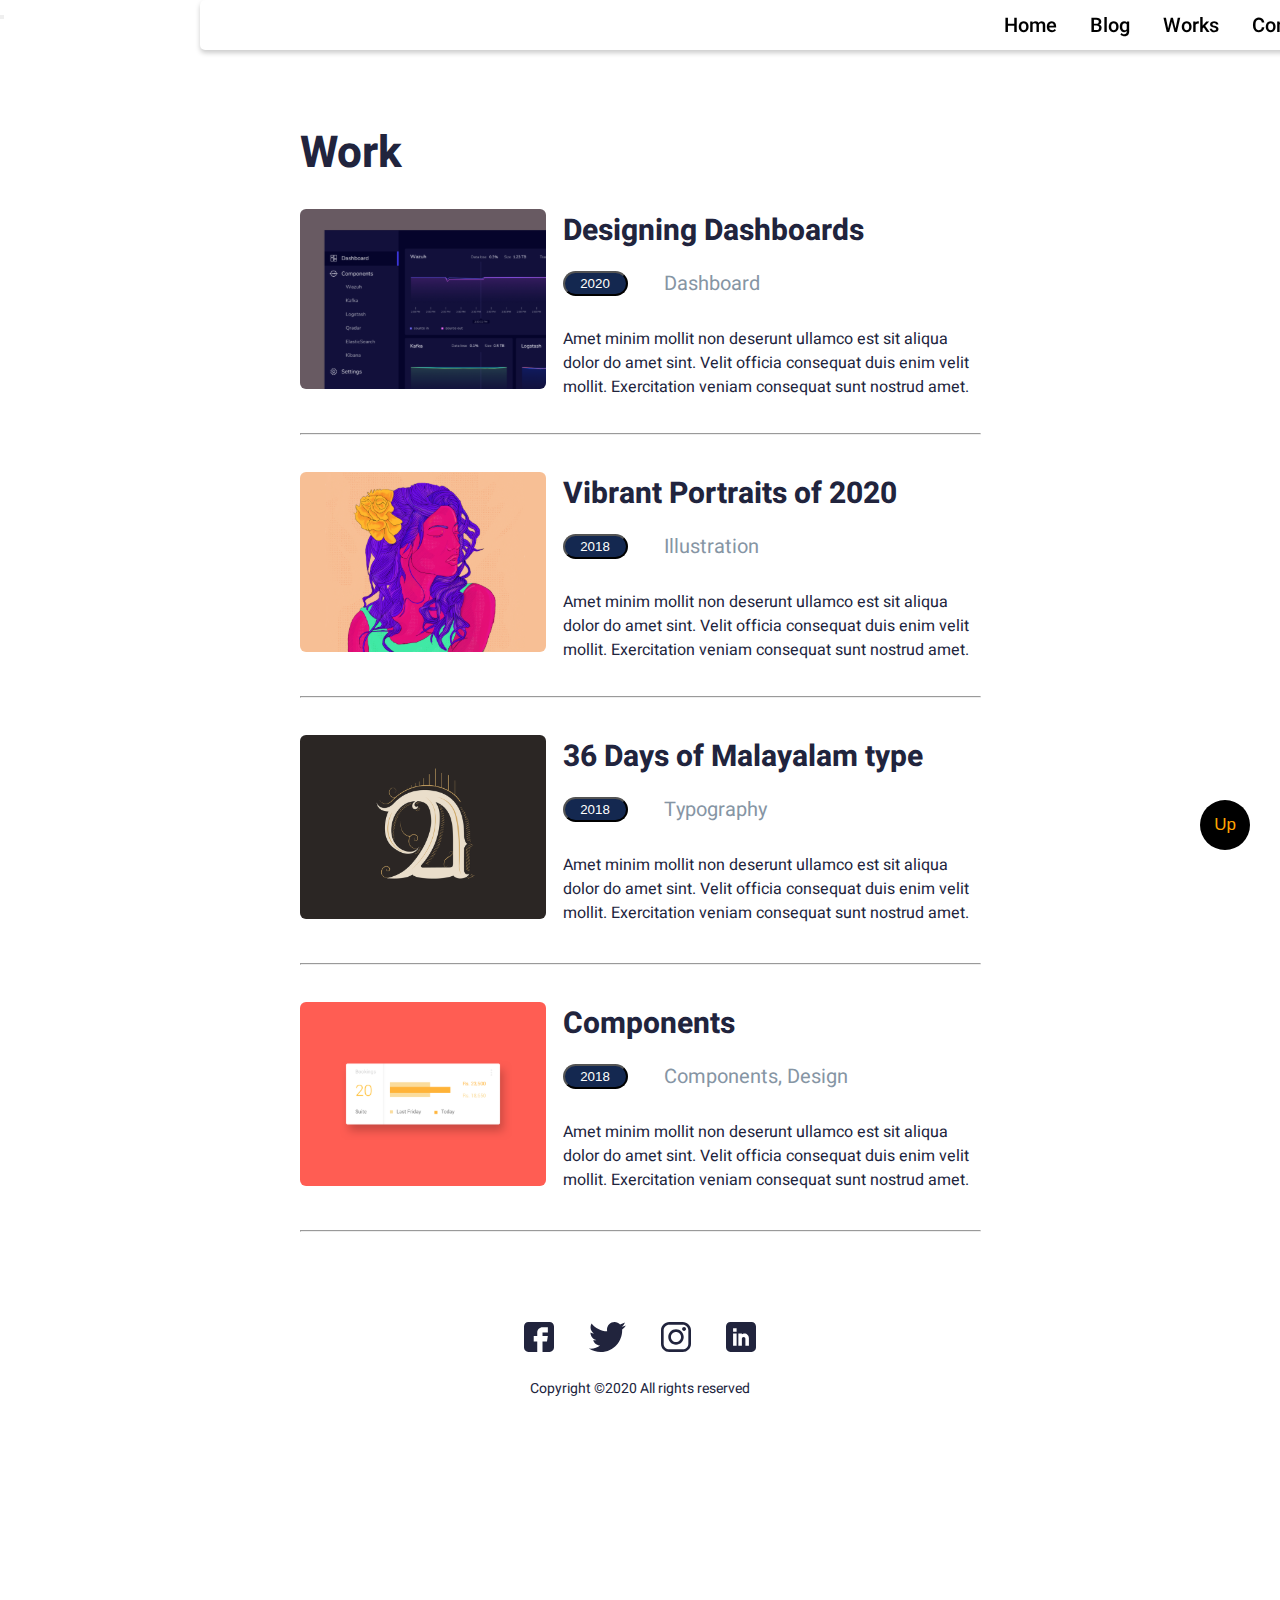
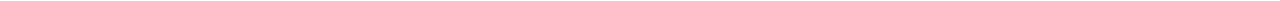
<file: index.html>
<!DOCTYPE html>
<html lang="en">
<head>
    <meta charset="UTF-8">
    <meta http-equiv="X-UA-Compatible" content="IE=edge">
    <meta name="viewport" content="width=device-width, initial-scale=1.0">
    <title>Work</title>
    <link rel="stylesheet" href="style.css">
</head>
<body>
    <div class="my-btn">
        <button><a href="#">Up</a></button>
    </div>
  

    <div class="parent-container Work" >
        <header class="header">
            <ul>
                <li>
                    <a href="home.html">Home</a>
                </li>
                <li>
                    <a href="blog.html">Blog</a>
                </li>
                <li>
                    <a href="index.html">Works</a>
                </li>
                <li>
                    <a href="contact.html">Contact</a>
                </li>
            </ul>
        </header>
        <div class="container-child">
            <h1>Work</h1>
            <div class="card-work">
                    <div class="image-work">
                        <img src="img/Rectangle 30.svg" alt="">
                    </div>
                    <div class="title-work">
                        <h2>Designing Dashboards</h2>
                        <div class="link-work">
                            <button>2020</button>
                            <a href="#">Dashboard</a>
                        </div>
                        <p>Amet minim mollit non deserunt ullamco est sit aliqua dolor do amet sint. Velit officia consequat duis enim velit mollit. Exercitation veniam consequat sunt nostrud amet.</p>
                    </div>
            </div>
            <hr>
            <div class="card-work">
                <div class="image-work">
                    <img src="img/Rectangle 32.svg" alt="">
                </div>
                <div class="title-work">
                    <h2>Vibrant Portraits of 2020</h2>
                    <div class="link-work">
                        <button>2018</button>
                        <a href="#">Illustration</a>
                    </div>
                    <p>Amet minim mollit non deserunt ullamco est sit aliqua dolor do amet sint. Velit officia consequat duis enim velit mollit. Exercitation veniam consequat sunt nostrud amet.</p>
                </div>
            </div>
            <hr>
            <div class="card-work">
                <div class="image-work">
                    <img src="img/Rectangle 34.svg" alt="">
                </div>
                <div class="title-work">
                    <h2>36 Days of Malayalam type</h2>
                    <div class="link-work">
                        <button>2018</button>
                        <a href="#">Typography</a>
                    </div>
                    <p>Amet minim mollit non deserunt ullamco est sit aliqua dolor do amet sint. Velit officia consequat duis enim velit mollit. Exercitation veniam consequat sunt nostrud amet.</p>
                </div>
            </div>
            <hr>
            <div class="card-work">
                <div class="image-work">
                    <img src="img/Rectangle 40.svg" alt="">
                </div>
                <div class="title-work">
                    <h2>Components</h2>
                    <div class="link-work">
                        <button>2018</button>
                        <a href="#">Components, Design</a>
                    </div>
                    <p>Amet minim mollit non deserunt ullamco est sit aliqua dolor do amet sint. Velit officia consequat duis enim velit mollit. Exercitation veniam consequat sunt nostrud amet.</p>
                </div>
            </div>
            <hr>
        </div>
        <footer class="footer">
            <div class="img-foot">
                <img src="img/fb.svg" alt="">
                <img src="img/Group.svg" alt="">
                <img src="img/insta.svg" alt="">
                <img src="img/Linkedin.svg" alt="">
            </div>
            <p>Copyright ©2020 All rights reserved </p>
        </footer>
    </div>
    

</body>
</html>
</file>
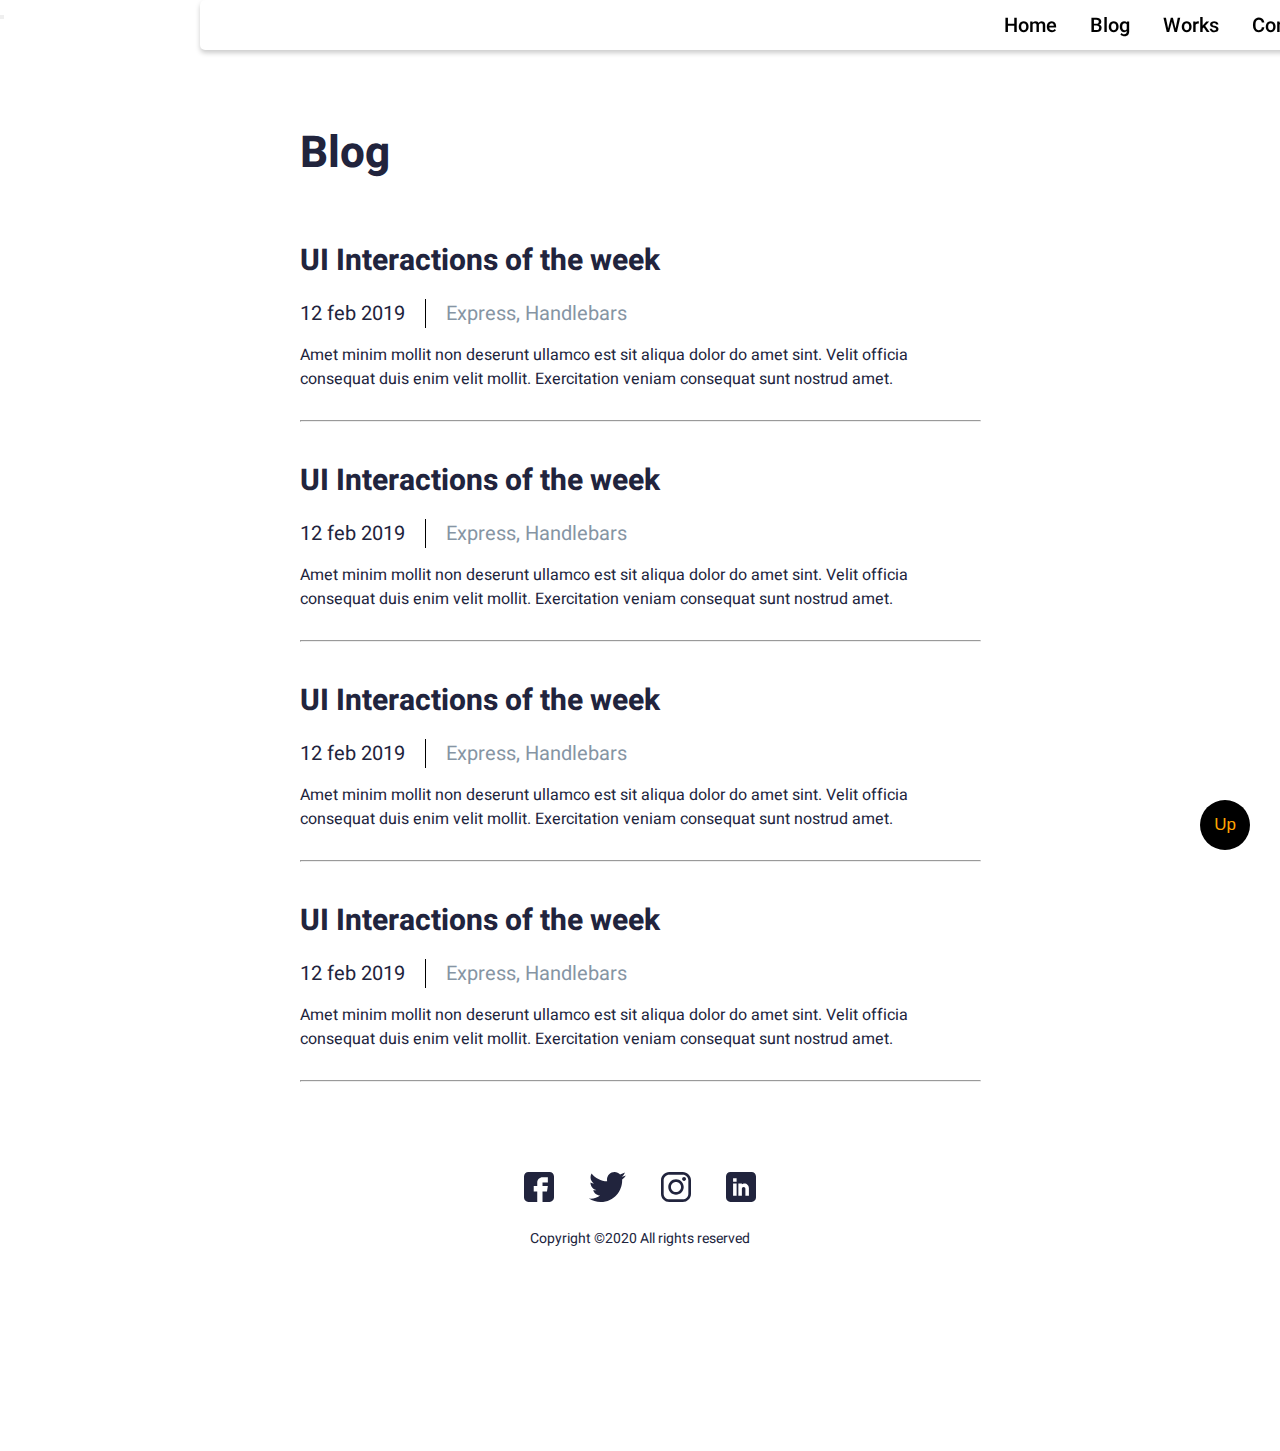
<file: blog.html>
<!DOCTYPE html>
<html lang="en">
<head>
    <meta charset="UTF-8">
    <meta http-equiv="X-UA-Compatible" content="IE=edge">
    <meta name="viewport" content="width=device-width, initial-scale=1.0">
    <title>Blog</title>
    <link rel="stylesheet" href="style.css">
</head>
<body>
    <div class="my-btn">
        <button><a href="#">Up</a></button>
    </div>
    

    <div class="parent-container Blog"  >

        <header class="header">
            <ul>
                <li>
                    <a href="home.html">Home</a>
                </li>
                <li>
                    <a href="blog.html">Blog</a>
                </li>
                <li>
                    <a href="index.html">Works</a>
                </li>
                <li>
                    <a href="contact.html">Contact</a>
                </li>
            </ul>
        </header>

        <main class="main">
            <div class="container-child">
                <h1>Blog</h1>
                <div class="card-main">
                    <h2>UI Interactions of the week</h2>
                    <div class="link-main">
                        <span>12 feb 2019</span>
                        <span>Express, Handlebars</span>
                    </div>
                    <p>Amet minim mollit non deserunt ullamco est sit aliqua dolor do amet sint. Velit officia consequat duis enim velit mollit. Exercitation veniam consequat sunt nostrud amet.</p>
                    <hr>
                </div>

                <div class="card-main">
                    <h2>UI Interactions of the week</h2>
                    <div class="link-main">
                        <span>12 feb 2019</span>
                        <span>Express, Handlebars</span>
                    </div>
                    <p>Amet minim mollit non deserunt ullamco est sit aliqua dolor do amet sint. Velit officia consequat duis enim velit mollit. Exercitation veniam consequat sunt nostrud amet.</p>
                    <hr>
                </div>

                <div class="card-main">
                    <h2>UI Interactions of the week</h2>
                    <div class="link-main">
                        <span>12 feb 2019</span>
                        <span>Express, Handlebars</span>
                    </div>
                    <p>Amet minim mollit non deserunt ullamco est sit aliqua dolor do amet sint. Velit officia consequat duis enim velit mollit. Exercitation veniam consequat sunt nostrud amet.</p>
                    <hr>
                </div>

                <div class="card-main">
                    <h2>UI Interactions of the week</h2>
                    <div class="link-main">
                        <span>12 feb 2019</span>
                        <span>Express, Handlebars</span>
                    </div>
                    <p>Amet minim mollit non deserunt ullamco est sit aliqua dolor do amet sint. Velit officia consequat duis enim velit mollit. Exercitation veniam consequat sunt nostrud amet.</p>
                    <hr>
                </div>
            </div>
        </main>
        <footer class="footer">
            <div class="img-foot">
                <img src="img/fb.svg" alt="">
                <img src="img/Group.svg" alt="">
                <img src="img/insta.svg" alt="">
                <img src="img/Linkedin.svg" alt="">
            </div>
            <p>Copyright ©2020 All rights reserved </p>
        </footer>
    </div>
</body>
</html>
</file>
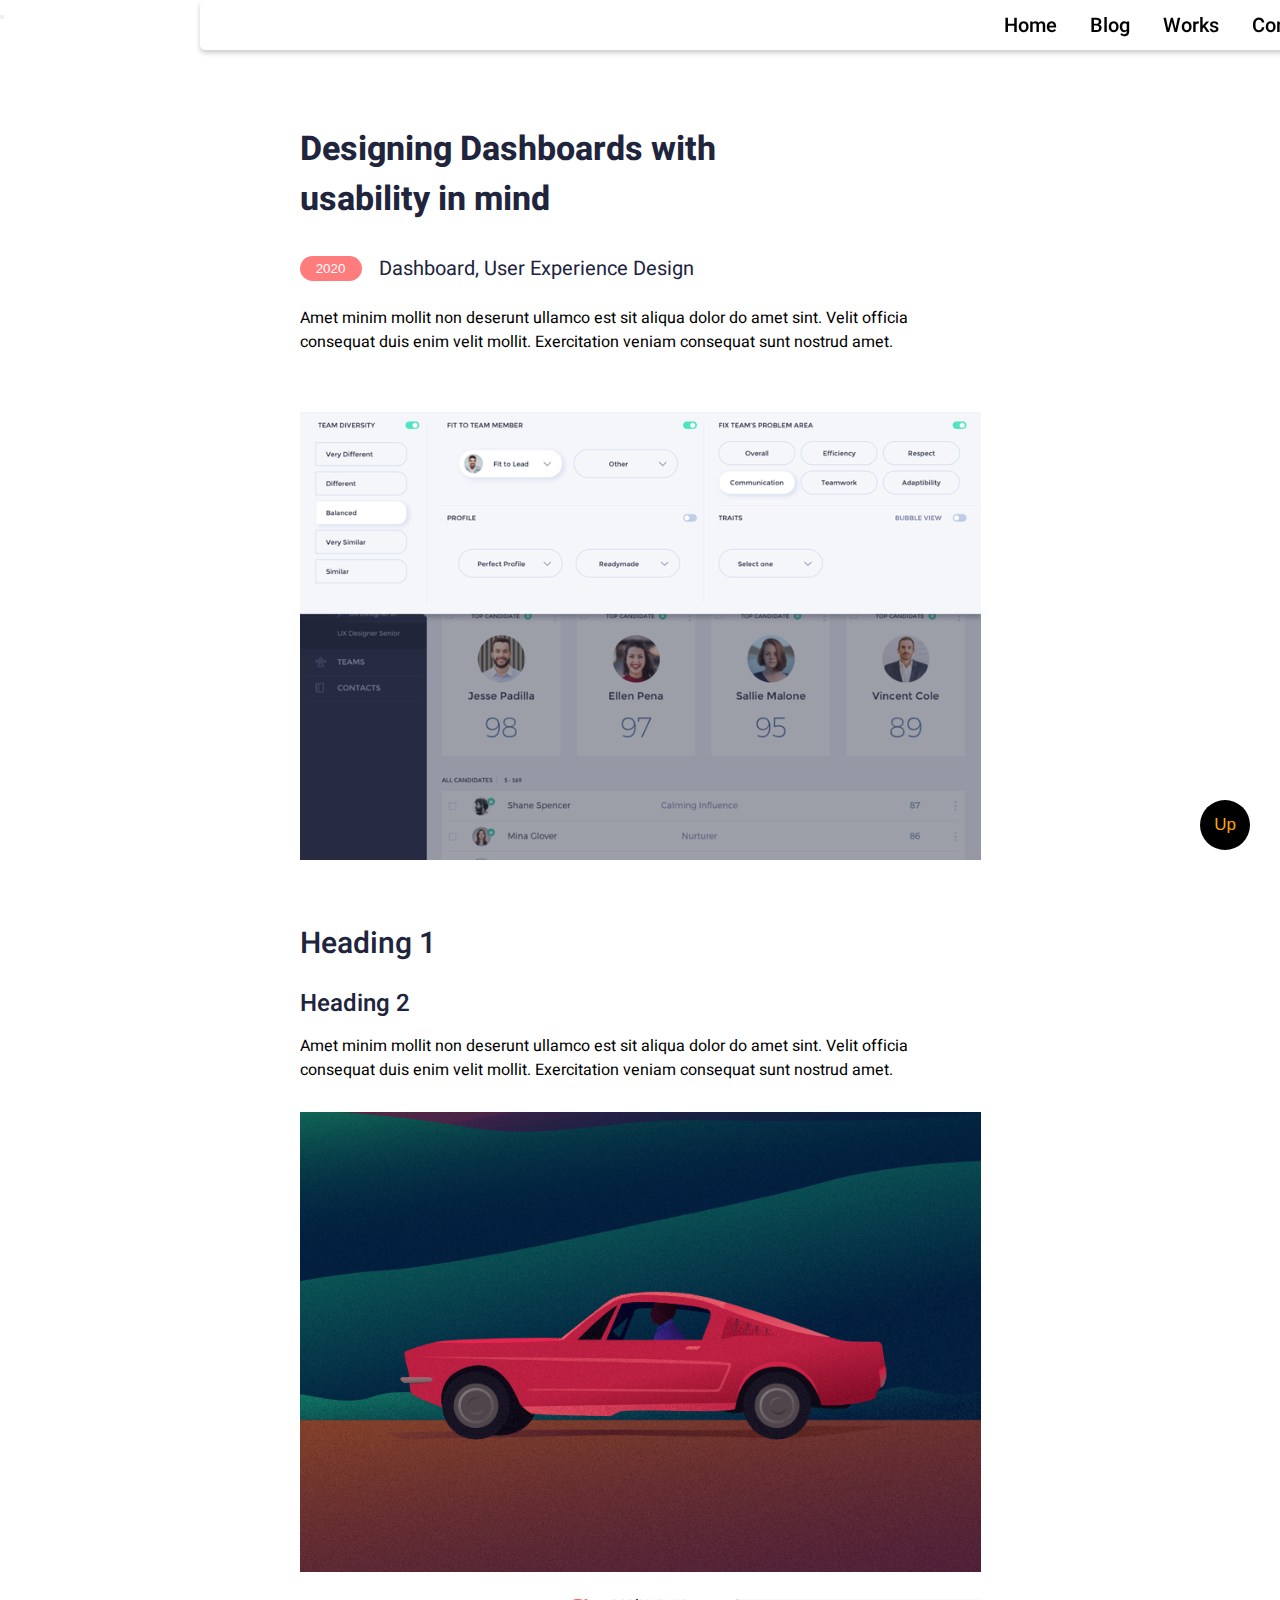
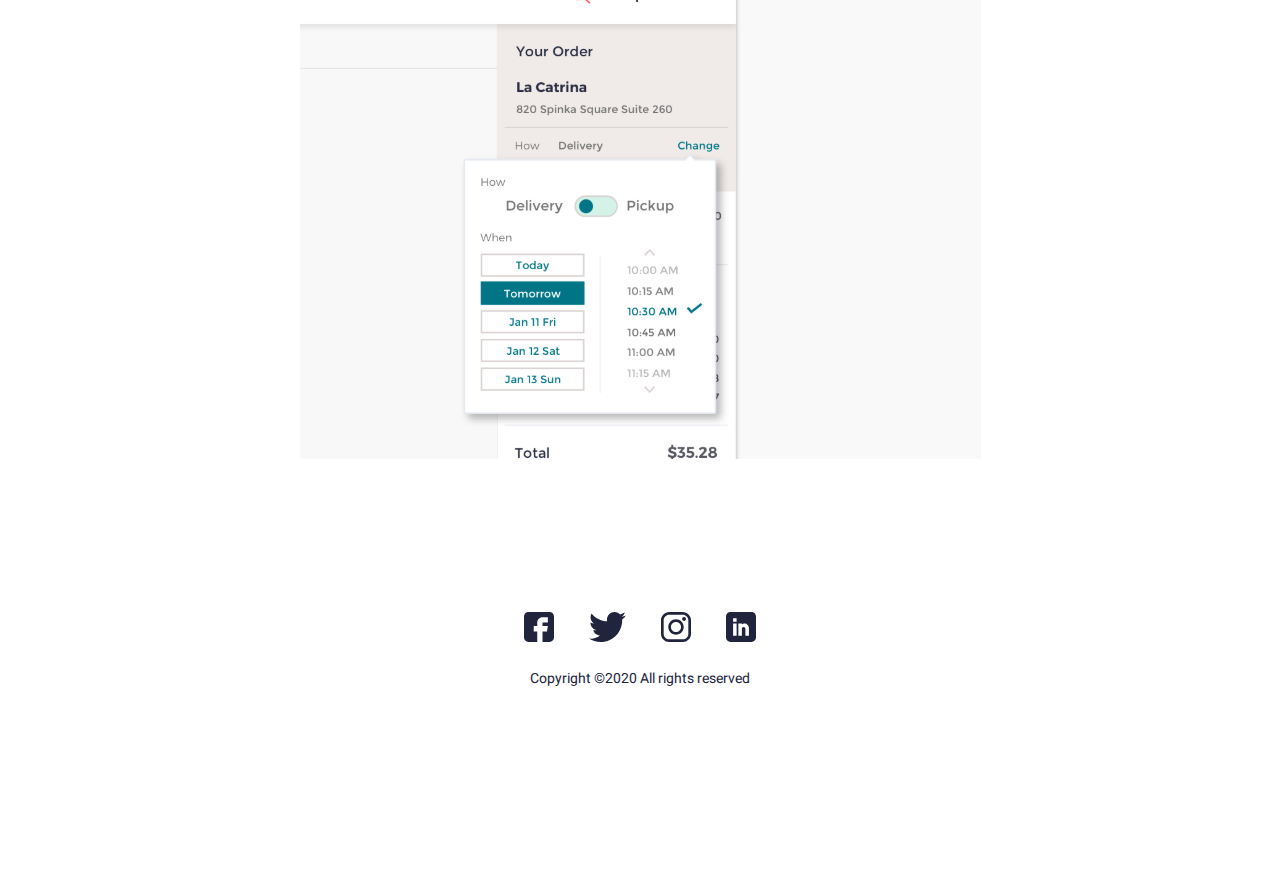
<file: contact.html>
<!DOCTYPE html>
<html lang="en">
<head>
    <meta charset="UTF-8">
    <meta http-equiv="X-UA-Compatible" content="IE=edge">
    <meta name="viewport" content="width=device-width, initial-scale=1.0">
    <title>Contact</title>
    <link rel="stylesheet" href="style.css">
</head>
<body>
    <div class="my-btn">
        <button><a href="#">Up</a></button>
    </div>

    <div class="parent-container Contact " >

        <header class="header">
            <ul>
                <li>
                    <a href="home.html">Home</a>
                </li>
                <li>
                    <a href="blog.html">Blog</a>
                </li>
                <li>
                    <a href="index.html">Works</a>
                </li>
                <li>
                    <a href="contact.html">Contact</a>
                </li>
            </ul>
        </header>
        <main class="main">
            <div class="container-child contact">
                <h1>Designing Dashboards with <br> usability in mind</h1>
                <div class="link-contact">
                    <button>2020</button>
                    <a href="#">Dashboard, User Experience Design</a>
                </div>
                <p class="p-first">Amet minim mollit non deserunt ullamco est sit aliqua dolor do amet sint. Velit officia consequat duis enim velit mollit. Exercitation veniam consequat sunt nostrud amet.</p>
                <div class="img-contact-first">
                    <img src="img/Rectangle 4.svg" alt="">
                </div>
                <h2>Heading 1</h2>
                <h3>Heading 2</h3>
                <p class="p-second">
                    Amet minim mollit non deserunt ullamco est sit aliqua dolor do amet sint. Velit officia consequat duis enim velit mollit. Exercitation veniam consequat sunt nostrud amet.
                </p>
                <div class="img-contact-second">
                    <img src="img/Rectangle 5.svg" alt="">
                </div>
                <div class="img-contact-third">
                    <img src="img/Rectangle 6.svg" alt="">
                </div>
                <footer class="footer">
                    <div class="img-foot">
                        <img src="img/fb.svg" alt="">
                        <img src="img/Group.svg" alt="">
                        <img src="img/insta.svg" alt="">
                        <img src="img/Linkedin.svg" alt="">
                    </div>
                    <p>Copyright ©2020 All rights reserved </p>
                </footer>
            </div>
        </main>
    </div>
</body>
</html>
</file>
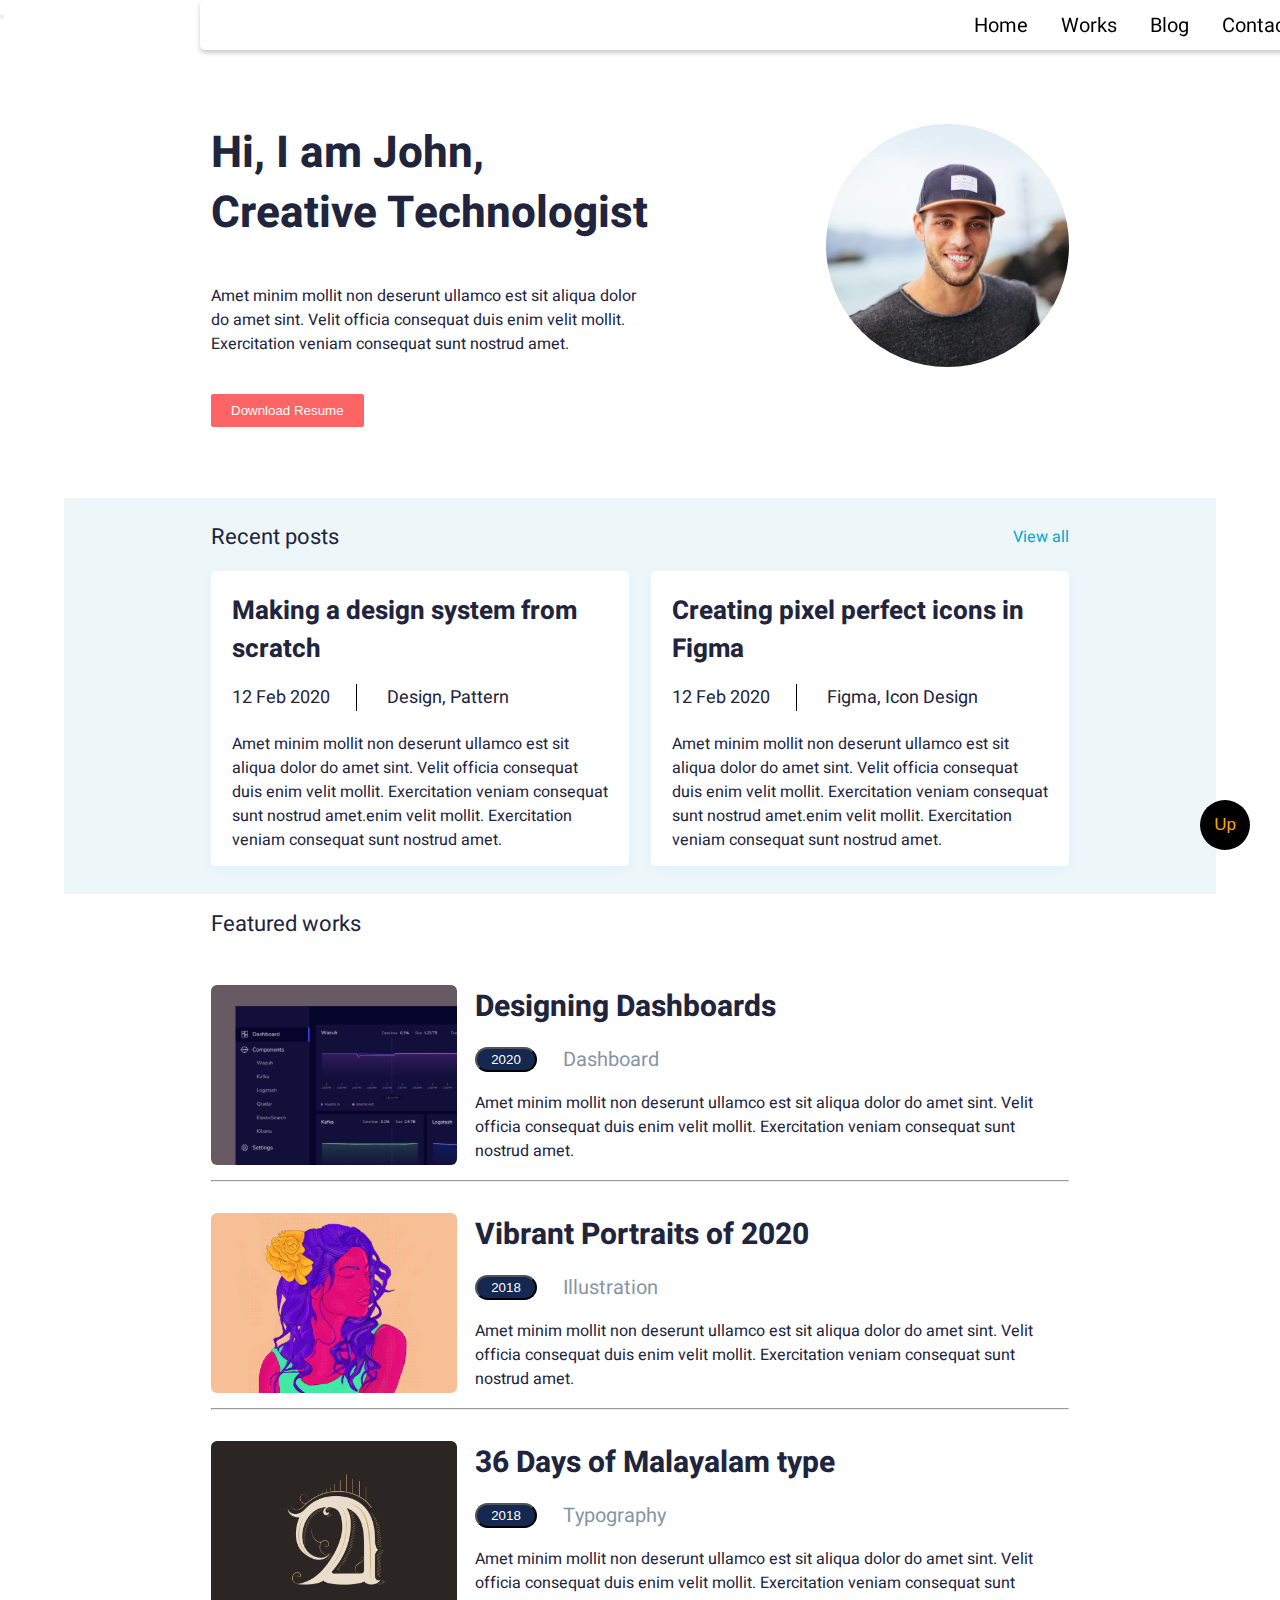
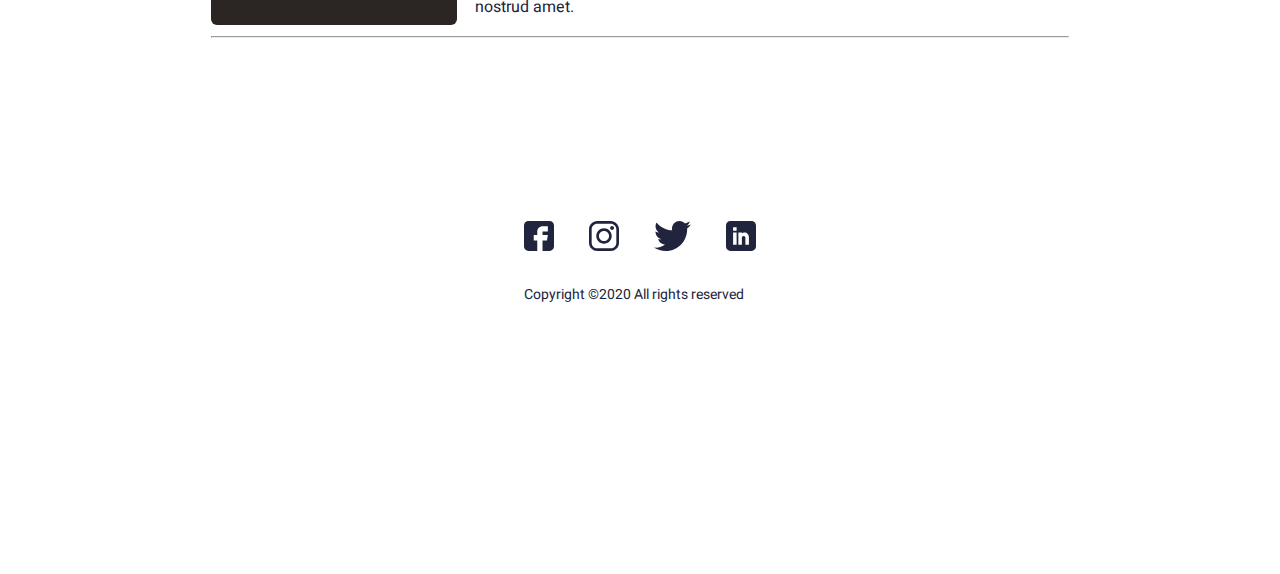
<file: home.html>
<!DOCTYPE html>
<html lang="en">
<head>
    <meta charset="UTF-8">
    <meta http-equiv="X-UA-Compatible" content="IE=edge">
    <meta name="viewport" content="width=device-width, initial-scale=1.0">
    <link rel="stylesheet" href="home.css">
    <title>Home</title>
</head>
<body>

    <div class="my-btn">
        <button><a href="#">Up</a></button>
    </div>
        <div class="parent_container home">
            <header class="header">
                <ul>
                    <li>
                        <a href="home.html">Home</a>
                    </li>
                    <li>
                        <a href="index.html">Works</a>
                    </li>
                    <li>
                        <a href="blog.html">Blog</a>
                    </li>
                    <li>
                        <a href="contact.html">Contact</a>
                    </li>
                    
                </ul>
        </header>
        
        <main class="main">

            <section class="banner">
                <div class="container_child banner-sec">
                    <div class="banner_title">
                        <h1>
                            Hi, I am John,
                            Creative Technologist
                        </h1>
                        <p>
                            Amet minim mollit non deserunt ullamco est sit aliqua dolor do amet sint. Velit officia consequat duis enim velit mollit. Exercitation veniam consequat sunt nostrud amet.
                        </p>
                        <button>Download Resume</button>
                    </div>
                    <div class="banner_img">
                        <img src="img/Ellipse 1.svg" alt="">
                    </div>
                </div>
            </section>

            <section class="post">
                <div class="container_child post-sec">
                    <div class="header-post">
                        <h3>Recent posts</h3>
                        <a href="#">View all</a>
                    </div>
                    <div class="row-post">
                        <div class="card-post">
                            <h2>Making a design system from scratch</h2>
                            <span>12 Feb 2020</span>
                            <span>Design, Pattern</span>
                            <p>Amet minim mollit non deserunt ullamco est sit aliqua dolor do amet sint. Velit officia consequat duis enim velit mollit. Exercitation veniam consequat sunt nostrud amet.enim velit mollit. Exercitation veniam consequat sunt nostrud amet.</p>
                        </div>
                        <div class="card-post">
                            <h2>Creating pixel perfect icons in Figma</h2>
                            <span>12 Feb 2020</span>
                            <span>Figma, Icon Design</span>
                            <p>Amet minim mollit non deserunt ullamco est sit aliqua dolor do amet sint. Velit officia consequat duis enim velit mollit. Exercitation veniam consequat sunt nostrud amet.enim velit mollit. Exercitation veniam consequat sunt nostrud amet.</p>
                        </div>
                    </div>
                </div>
            </section>

            <section class="feature">
                <div class="container_child feature-sec">
                    <h3>Featured works</h3>
                    <div class="row-feature">

                        <div class="card-feature">
                            <div class="img-feature">
                                <img src="img/Rectangle 30.svg" alt="">
                            </div>
                            <div class="title-feature">
                                <h1>Designing Dashboards</h1>
                                <div class="link-feature">
                                    <button>2020</button>
                                    <a href="#">Dashboard</a>
                                </div>
                                <p>Amet minim mollit non deserunt ullamco est sit aliqua dolor do amet sint. Velit officia consequat duis enim velit mollit. Exercitation veniam consequat sunt nostrud amet.</p>
                            </div>
                        </div>
                        <hr>
                        <div class="card-feature">
                            <div class="img-feature">
                                <img src="img/Rectangle 32.svg" alt="">
                            </div>
                            <div class="title-feature">
                                <h1>Vibrant Portraits of 2020</h1>
                                <div class="link-feature">
                                    <button>2018</button>
                                    <a href="#">Illustration</a>
                                </div>
                                <p>Amet minim mollit non deserunt ullamco est sit aliqua dolor do amet sint. Velit officia consequat duis enim velit mollit. Exercitation veniam consequat sunt nostrud amet.</p>
                            </div>
                        </div>
                        <hr>
                        <div class="card-feature">
                            <div class="img-feature">
                                <img src="img/Rectangle 34.svg" alt="">
                            </div>
                            <div class="title-feature">
                                <h1>36 Days of Malayalam type</h1>
                                <div class="link-feature">
                                    <button>2018</button>
                                    <a href="#">Typography</a>
                                </div>
                                <p>Amet minim mollit non deserunt ullamco est sit aliqua dolor do amet sint. Velit officia consequat duis enim velit mollit. Exercitation veniam consequat sunt nostrud amet.</p>
                            </div>
                        </div>
                        <hr>
                    </div>
                </div>
            </section>
        </main>

        <footer class="footer" id="foot">
            <div class="container_child footer-icon">
                <div class="foot-icon">
                    <a href="#"><img src="img/fb.svg" alt=""></a>
                    <a href="#"><img src="img/insta.svg" alt=""></a>
                    <a href="#">  <img src="img/Group.svg" alt=""></a>
                    <a href="#"><img src="img/Linkedin.svg" alt=""></a>
                </div>
                <div class="foot-title">
                    <p>
                        Copyright ©2020 All rights reserved 
                    </p>
                </div>
            </div>
        </footer>
        </div>
</body>
</html>
</file>
<file: style.css>
@font-face {
    font-family: "Heebo";
    src: url(fonts/Heebo/static/Heebo-Bold.ttf) format(truetype);
    font-weight: 700;
}
@font-face {
    font-family: "Heebo";
    src: url(fonts/Heebo/static/Heebo-SemiBold.ttf) format(truetype);
    font-weight: 600;
}
@font-face {
    font-family: "Heebo";
    src: url(fonts/Heebo/static/Heebo-Medium.ttf) format(truetype);
    font-weight: 500;
}
@font-face {
    font-family: "Heebo";
    src: url(fonts/Heebo/static/Heebo-Regular.ttf) format(truetype);
    font-weight: 400;
}
body{
    font-family: "Heebo";
}
*{
    padding: 0px;
    margin: 0px;
    box-sizing: border-box;
}
h1, h2, h3, h4, h5, h6 p{
    margin: 0px;
    padding: 0px;
}
ul{
    list-style: none;
    margin-right: 30px;
}
a{
    text-decoration: none;
}
.parent-container{
    max-width: 1152px;
    margin: 0px auto;
}
.Blog{
    margin-top: 100px;
}
.Work{
    margin-top:100px;
}
.Contact{
    margin-top: 100px;
}
.parent-container .header{
    display: flex;
    justify-content: end;
    align-items: center;
    height: 50px;
    border-radius: 5px;
    position: fixed;
    top: 0;
    left: 200px;
    box-shadow: 0px 3px 5px #ccc;
    z-index: 100;
    background-color: white;
    width: 1152px;
    animation-name: firstanimation;
    animation-duration: 2s;
    animation-iteration-count: infinite;
}
@keyframes firstanimation{
    0%{
        background-color:bisque;
        color: white;
    }
    30%{
        background-color: #ccc;
        color: #000000;
    }
    70%{
        background-color: #FF7C7C;
    }
    100%{
        background-color: burlywood;
        color: white;
    }
}
.header ul{
    display: flex;
    column-gap: 33px;
}
.header ul li a{
    font-weight: 500;
    font-size: 20px;
    line-height: 29px;
    color: #000000;
}
.header ul li a:hover{
    color: red;
}
.container-child{
    width: 681px;
    margin: 0px auto;
}
.main h1{
    font-weight: 700;
font-size: 44px;
line-height: 60px;
color: #21243D;
margin-bottom: 55px;
}
.card-main{
    margin-bottom: 32px;
}
.card-main h2{
    font-family: "Heebo";
    font-weight: 700;
font-size: 30px;
line-height: 44px;
color: #21243D;
margin-bottom: 16px;
}
.link-main{
    display: flex;
    margin-bottom: 15px ;
}
.link-main span{
    padding: 0px 20px;
    font-weight: 400;
font-size: 20px;
line-height: 29px;
color: #21243D;
}
.link-main span:nth-child(1){
    border-right: 1px solid black;
    padding-left: 0px;
}
.link-main span:nth-child(2){
    font-weight: 400;
font-size: 20px;
line-height: 29px;
color: #8695A4;
}
.card-main p{
    font-weight: 400;
font-size: 16px;
line-height: 24px;
color: #21243D;
margin-bottom: 29px;
}
.footer{
    height: 182px;
    display: flex;
    flex-direction: column;
    align-items: center;
    justify-content: center;
    margin-bottom: 150px;
}
.img-foot{
    display: flex;
    align-items: center;
    column-gap: 35px;
    margin-bottom: 26px;
}
.footer p{
    font-weight: 400;
font-size: 14px;
line-height: 21px;
text-align: center;
color: #21243D;

}
/* Work */
.Work h1{
    font-weight: 900;
    font-size: 44px;
    line-height: 60px;
    color: #21243D;
    margin-bottom: 25px;
}
.Work .card-work{
    display: flex;
    justify-content: space-between;
    /* flex-direction: column; */
}
.card-work .image-work{
    width: 246px;
    margin-bottom: 37px;
}
.card-work .title-work{
    width: 418px;
}
.title-work h2{
    font-weight: 700;
    font-size: 30px;
    line-height: 44px;
    color: #21243D;
    margin-bottom: 16px;
}
.link-work{
    display: flex;
    column-gap: 36px;
    align-items: center;
    margin-bottom: 29px;
}
.link-work button{
    background: #142850;
    border-radius: 16px;
    width: 65px;
    height: 25px;
    color: white;
}
.link-work a{
    font-weight: 400;
    font-size: 20px;
    line-height: 29px;
    color: #8695A4;
}
.title-work p{
    font-weight: 400;
    font-size: 16px;
    line-height: 24px;
    color: #21243D;
}
hr{
    margin-bottom: 37px;
}
/* contact */

.contact h1{
    font-weight: 700;
    font-size: 34px;
    line-height: 50px;
    color: #21243D;
    margin-bottom: 30px;
}
.link-contact{
    display: flex;
    align-items: center;
    column-gap: 17px;
    margin-bottom: 23px;
}
.link-contact button{
    width: 62px;
    height: 25px;
    background: #FF7C7C;
    border-radius: 16px;
    color: white;
    border: none;
}
.link-contact a{
    font-weight: 400;
    font-size: 20px;
    line-height: 29px;
    color: #21243D;
}
.p-first{
    font-weight: 400;
    font-size: 16px;
    line-height: 24px;
    color: #000000;
    margin-bottom: 46px;
}
.img-contact-first{
    width: 681px;
    height: 460px;
    margin-bottom: 54px;
}
.img-contact-first img{
    width: 100%;
    height: auto;
}
.contact h2{
    font-weight: 500;
    font-size: 30px;
    line-height: 60px;
    color: #21243D;
}
.contact h3{
    font-weight: 500;
    font-size: 24px;
    line-height: 60px;
    color: #21243D;
}
.p-second{
    font-style: normal;
    font-weight: 400;
    font-size: 16px;
    line-height: 24px;
    color: #000000;
    margin-bottom: 30px;
}
.img-contact-second{
    width: 100%;
    height: 460px;
    margin-bottom: 27px;
}
.img-contact-second img{
    width: 100%;
}
.img-contact-third{
    width: 100%;
    height: 460px;
    margin-bottom: 100px;
}
.img-contact-third img{
    width: 100%;
}
.my-btn a{
    color: orange;
    background-color: black;
    font-size: 17px;
    width: 50px;
    height: 50px;
    background-color: black;
    position: fixed;
    bottom: 50px;
    right: 30px;
    border-radius: 50%;
    display: flex;
    align-items: center;
    justify-content: center;
    cursor: pointer;
}
body::-webkit-scrollbar{
    width: 15px;
    background-color: #142850;
    border-radius: 10px;
}
body::-webkit-scrollbar-thumb{
    width: 15px;
    background-color: red;
    border-radius: 15px;
}
</file>
<file: home.css>
@font-face {
    font-family: "Heebo";
    src: url(../fonts/Heebo/static/Heebo-Bold.ttf) format(truetype);
    font-weight: 700;
}
@font-face {
    font-family: "Heebo";
    src: url(../fonts/Heebo/static/Heebo-SemiBold.ttf) format(truetype);
    font-weight: 600;
}
@font-face {
    font-family: "Heebo";
    src: url(../fonts/Heebo/static/Heebo-Medium.ttf) format(truetype);
    font-weight: 500;
}
@font-face {
    font-family: "Heebo";
    src: url(../fonts/Heebo/static/Heebo-Regular.ttf) format(truetype);
    font-weight: 400;
}
body{
    font-family: "Heebo";
}
*{
    padding: 0px;
    margin: 0px;
    box-sizing: border-box;
}
h1,h2,h3,h4,h5,h6,p,ul{
    padding: 0px;
    margin: 0px;
}
ul{
    list-style: none;
}
a{
    text-decoration: none;
}
:root{
    --bg-color:#EDF7FA;
}
.parent_container{
    max-width: 1152px;
    min-height: 2000px;
    margin: 0px auto;
    margin-bottom: 50px;
}
.container_child{
    max-width: 858px;
    margin: 0px auto;
}
.home{
    margin-top: 100px;
}
/* .header{
    height: 50px;
    display: flex;
    justify-content: end;
    align-items: flex-end;
    margin-bottom: 140px;
} */

.header{
    display: flex;
justify-content: end;
align-items: center;
height: 50px;
border-radius: 5px;
position: fixed;
top: 0;
left: 200px;
box-shadow: 0px 3px 5px #ccc;
z-index: 100;
background-color: white;
width: 1152px;
animation-name: firstanimation;
animation-duration: 2s;
animation-iteration-count: infinite;

}
@keyframes firstanimation{
0%{
    background-color:bisque;
    color: white;
}
30%{
    background-color: #ccc;
    color: #000000;
}
70%{
    background-color: #FF7C7C;
}
100%{
    background-color: burlywood;
    color: white;
}
}
.header ul{
    display: flex;
    column-gap: 33px;
    margin-right: 60px;
}
.header ul li a{
    font-size: 20px;
    line-height: 29px;
    color: #000000;
}
.header ul li a:hover{
    color: #FF6464;
}
/* banner-section */
.banner{
    margin-bottom: 71px;
}
.banner-sec{
    display: flex;
    justify-content: space-between;
}
.banner_title{
    width: 440px;
}
.banner-img{
    width: 243px;
    height: 243px;
}
.banner-sec h1{
    font-size: 44px;
    line-height: 60px;
    color: #21243D;
    margin-bottom: 40px;
    font-weight: 700;
}
.banner-sec p{
    font-weight: 400;
    font-size: 16px;
    line-height: 24px;
    color: #21243D;
    margin-bottom: 38px;
}
.banner-sec button{
    padding: 9px 20px;
    color: white;
    background: #FF6464;
    border-radius: 2px;
    border: none;
}

/* post-section */
.post{
    height: 396px;
    background: var(--bg-color);
}
.post-sec{
    display: flex;
    flex-direction: column;
    padding: 27px 0px;
}
.header-post{
    display: flex;
    justify-content: space-between;
    margin-bottom: 22px;
}
.header-post h3{
    font-weight: 400;
    font-size: 22px;
    line-height: 24px;
    color: #21243D;
}
.header-post a{
    font-weight: 400;
    font-size: 16px;
    line-height: 24px;
    color: #00A8CC;
}
.row-post{
    display: flex;
    justify-content: space-between;
}
.card-post{
    width: 418px;
    height: 295px;
    background: #FFFFFF;
    box-shadow: 0px 4px 10px rgba(187, 225, 250, 0.25);
    border-radius: 4px;
    padding: 21px;
}
.card-post h2{
    font-weight: 700;
    font-size: 26px;
    line-height: 38px;
    color: #21243D;
    margin-bottom: 17px;
}
.card-post span{
    font-weight: 400;
    font-size: 18px;
    line-height: 26px;
    color: #21243D;
}
.card-post span:nth-child(2){
    border-right: 1px solid #000000;
    padding: 0px 26px;
    padding-left: 0;
}
.card-post span:nth-child(3){
    padding-left: 26px;
}
.card-post p{
    font-weight: 400;
    font-size: 16px;
    line-height: 24px;
    color: #21243D;
    margin-top: 21px;
}
/* feature-section */

.feature-sec h3{
    font-weight: 400;
    font-size: 22px;
    line-height: 60px;
    color: #21243D;
    /* margin-bottom: 22px; */
}
.row-feature{
    display: flex;
    flex-direction: column;
    margin-bottom: 134px;
}
.card-feature{
    display: flex;
    justify-content: space-between;
    column-gap: 18px;
    margin-bottom: 15px;
    margin-top: 31px;
}
.img-feature{
    width: 246px;
    height: 180px;
}
.title-feature{
    width: 594px;
}
.title-feature h1{
    font-weight: 700;
    font-size: 30px;
    line-height: 44px;
    color: #21243D;
    margin-bottom: 16px;
}
.title-feature .link-feature{
    display: flex;
    column-gap: 26px;
    margin-bottom: 17px;
    align-items: center;
}
.title-feature .link-feature button{
    width: 62px;
    height: 25px;
    background: #142850;
    border-radius: 16px;
    color: white;
}
.link-feature a{
    font-weight: 400;
    font-size: 20px;
    line-height: 29px;
    color: #8695A4;
}
.title-feature p{
    font-weight: 400;
    font-size: 16px;
    line-height: 24px;
    color: #21243D;
}
/* footer */

.footer{
    height: 182px;
    display: flex;
    flex-direction: column;
    align-items: center;
    justify-content: center;
}
.foot-icon{
    display: flex;
    column-gap: 35px;
    margin-bottom: 26px;
}
.foot-title p{
    font-weight: 400;
    font-size: 14px;
    line-height: 21px;
    color: #21243D;
}

.my-btn a{
    color: orange;
    background-color: black;
    font-size: 17px;
    width: 50px;
    height: 50px;
    background-color: black;
    position: fixed;
    bottom: 50px;
    right: 30px;
    border-radius: 50%;
    display: flex;
    align-items: center;
    justify-content: center;
    cursor: pointer;
}
body::-webkit-scrollbar{
    width: 15px;
    background-color: #142850;
    border-radius: 10px;
}
body::-webkit-scrollbar-thumb{
    width: 15px;
    background-color: red;
    border-radius: 15px;
}
</file>
